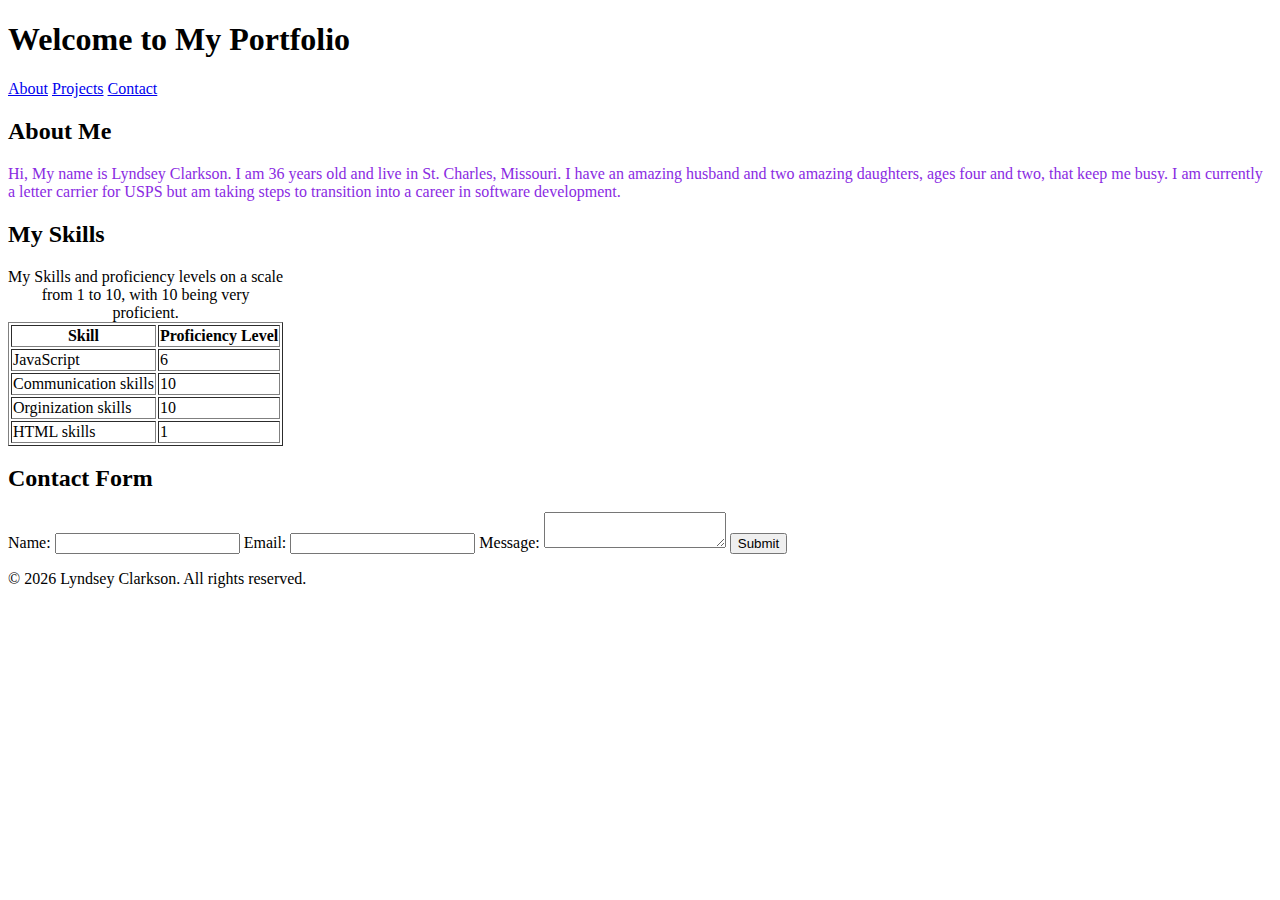
<file: index.html>
<!DOCTYPE html>
<html lang="en">
 <head>
    <meta charset="UTF-8">
    <meta name="viewport" content="width=device-width, initial-scale=1.0">
     <title>My Portfolio</title>
 </head>
 <body>
     <header>
         <h1>Welcome to My Portfolio</h1>
         <nav>
             <a href="#about">About</a>
             <a href="#skills">Projects</a>
             <a href="#contact">Contact</a>
         </nav>
     </header>
     <main>
         <section id="about">
             <h2>About Me</h2>
             <p style="color:blueviolet">Hi, My name is Lyndsey Clarkson. I am 36 years old and live in St. Charles, Missouri.
                I have an amazing husband and two amazing daughters, ages four and two, that keep me busy. 
                I am currently a letter carrier for USPS but am taking steps to transition into a career in
                software development. </p>
         </section>
         <section id="skills">
             <h2>My Skills</h2>
             <table border="1">
                <caption>My Skills and proficiency levels on a scale from 1 to 10, with 10 being very proficient.</caption>
                <tr>
                    <th>Skill</th>
                    <th>Proficiency Level</th>
                </tr>
                <tr>
                    <td>JavaScript</td>
                    <td>6</td>
                </tr>
                <tr>
                    <td>Communication skills</td>
                    <td>10</td>
                </tr>
                <tr>
                    <td>Orginization skills</td>
                    <td>10</td>
                </tr>
                <tr>
                    <td>HTML skills</td>
                    <td>1</td>
                </tr>
             </table>
         </section>
         <section id="contact">
            <h2>Contact Form</h2>
            <form action="/submit" method="POST">
                <label for="name">Name:</label>
                <input type="text" id="name" name="name">
                <label for="email">Email:</label>
                <input type="text" id="email" name="email">
                <label for="message">Message:</label>
                <textarea id="message" name="message"></textarea>
                <button type="submit">Submit</button>
            </form>

         </section>
         <footer>
             <p>&copy; 2026 Lyndsey Clarkson. All rights reserved. </p>
         </footer>
     </main>
 </body>
</file>
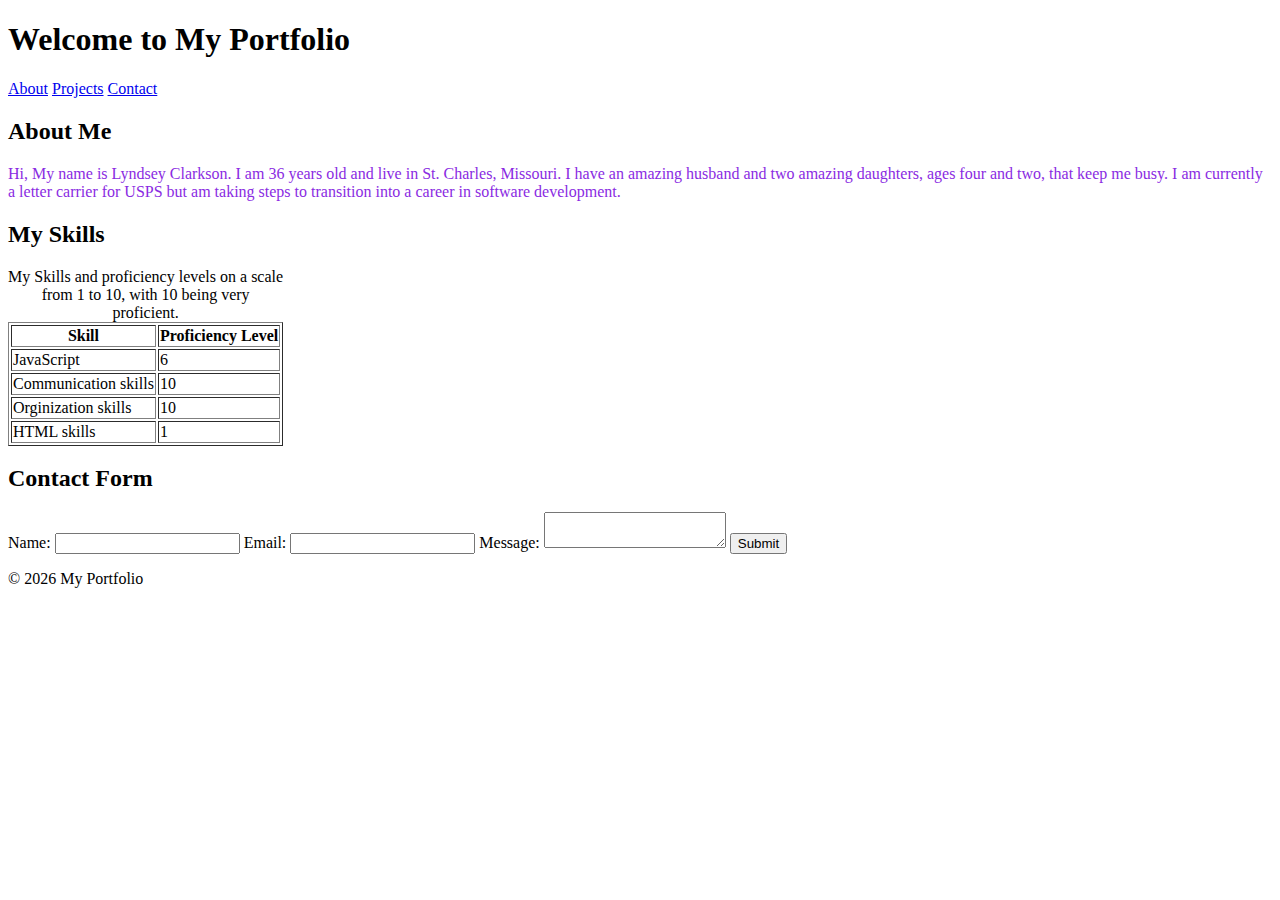
<file: portfolio.html>
<!DOCTYPE html>
<html lang="en">
 <head>
    <meta charset="UTF-8">
    <meta name="viewport" content="width=device-width, initial-scale=1.0">
     <title>My Portfolio</title>
 </head>
 <body>
     <header>
         <h1>Welcome to My Portfolio</h1>
         <nav>
             <a href="#about">About</a>
             <a href="#skills">Projects</a>
             <a href="#contact">Contact</a>
         </nav>
     </header>
     <main>
         <section id="about">
             <h2>About Me</h2>
             <p style="color:blueviolet">Hi, My name is Lyndsey Clarkson. I am 36 years old and live in St. Charles, Missouri.
                I have an amazing husband and two amazing daughters, ages four and two, that keep me busy. 
                I am currently a letter carrier for USPS but am taking steps to transition into a career in
                software development. </p>
         </section>
         <section id="skills">
             <h2>My Skills</h2>
             <table border="1">
                <caption>My Skills and proficiency levels on a scale from 1 to 10, with 10 being very proficient.</caption>
                <tr>
                    <th>Skill</th>
                    <th>Proficiency Level</th>
                </tr>
                <tr>
                    <td>JavaScript</td>
                    <td>6</td>
                </tr>
                <tr>
                    <td>Communication skills</td>
                    <td>10</td>
                </tr>
                <tr>
                    <td>Orginization skills</td>
                    <td>10</td>
                </tr>
                <tr>
                    <td>HTML skills</td>
                    <td>1</td>
                </tr>
             </table>
         </section>
         <section id="contact">
            <h2>Contact Form</h2>
            <form action="/submit" method="POST">
                <label for="name">Name:</label>
                <input type="text" id="name" name="name">
                <label for="email">Email:</label>
                <input type="text" id="email" name="email">
                <label for="message">Message:</label>
                <textarea id="message" name="message"></textarea>
                <button type="submit">Submit</button>
            </form>

         </section>
         <footer>
             <p>&copy; 2026 My Portfolio</p>
         </footer>
     </main>
 </body>
</file>
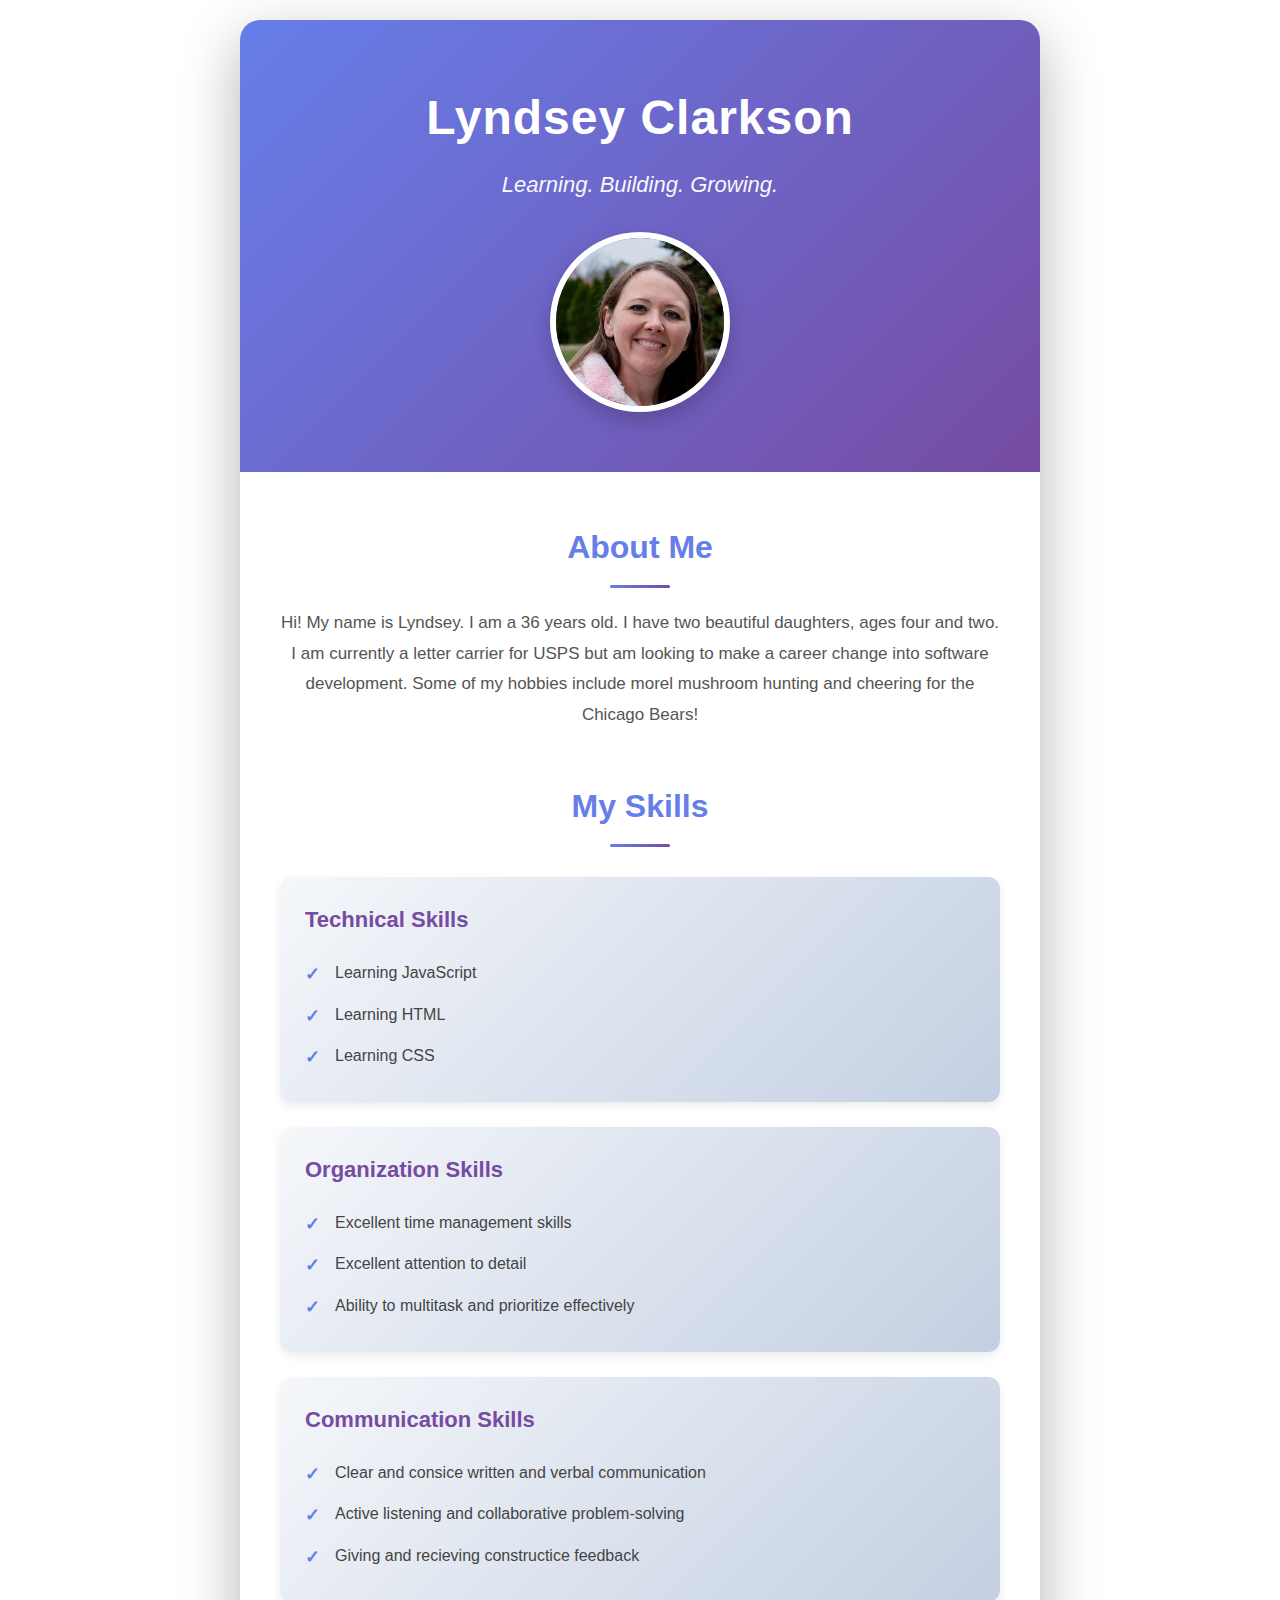
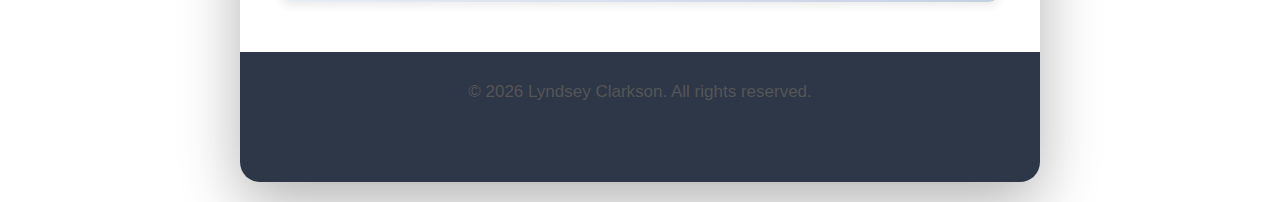
<file: profile.html>
<!DOCTYPE html>
<html lang="en">
  <head>
    <meta charset="UTF-8" />
    <meta name="viewport" content="width=device-width, initial-scale=1.0" />
    <title>Lyndsey Clarkson - Portfolio</title>
    <link rel="stylesheet" type="text/css" href="profile.css" />
  </head>
  <body>
    <div class="container"> <!--creates a 'container' for content that can be styled in CSS-->
      <header>
        <h1>Lyndsey Clarkson</h1>
        <h2>Learning. Building. Growing.</h2>
        <img src="profile-pic.jpg" alt="Profile picture" class="profile-img"/><!--added the class to style this specific image in CSS. This way if more images are added later they won't all be formatted the same way-->
      </header>

      <div class="content">
        <h3>About Me</h3>
        <p>
          Hi! My name is Lyndsey. I am a 36 years old. I have two beautiful
          daughters, ages four and two. I am currently a letter carrier for USPS
          but am looking to make a career change into software development. Some
          of my hobbies include morel mushroom hunting and cheering for the
          Chicago Bears!
        </p>
        <h4>My Skills</h4>
        <div class="skills-container">
          <div class="skill-category">
            <h5>Technical Skills</h5>
            <ul>
              <li>Learning JavaScript</li>
              <li>Learning HTML</li>
              <li>Learning CSS</li>
            </ul>
          </div>

          <div class="skill-category">
            <h5>Organization Skills</h5>
            <ul>
              <li>Excellent time management skills</li>
              <li>Excellent attention to detail</li>
              <li>Ability to multitask and prioritize effectively</li>
            </ul>
          </div>

          <div class="skill-category">
            <h5>Communication Skills</h5>
            <ul>
              <li>Clear and consice written and verbal communication</li>
              <li>Active listening and collaborative problem-solving</li>
              <li>Giving and recieving constructice feedback</li>
            </ul>
          </div>
        </div>
      </div>

      <footer>
        <p>&copy; 2026 Lyndsey Clarkson. All rights reserved.</p>
      </footer>
    </div>
  </body>
</html>
</file>
<file: profile.css>
* {
  margin: 0; /*removes all default margins from EVERY element*/
  padding: 0; /*removes all default padding from EVERY element*/
  box-sizing: border-box; /*padding and borders are included INSIDE the width*/
}

body {
  background-color: linear-gradient(135deg, #667eea 0%, #764ba2 100%);
  font-family: "Segoe UI", Tahoma, Geneva, Verdana, sans-serif;
  line-height: 1.6;
  color: #333;
  padding: 20px;
}

.container {
  max-width: 800px;
  margin: 0 auto;
  background-color: white;
  border-radius: 20px;
  box-shadow: 0 20px 60px rgba(0, 0, 0, 0.3);
  overflow: hidden;
}

header {
  background: linear-gradient(135deg, #667eea 0%, #764ba2 100%);
  color: white;
  padding: 60px 40px;
  text-align: center;
}

h1 {
  font-size: 48px;
  font-weight: 700;
  margin-bottom: 10px;
  letter-spacing: 1px;
}

h2 {
  font-size: 22px;
  font-weight: 300;
  opacity: 0.95;
  font-style: italic;
}

.profile-img {
  width: 180px; /*Sets max width to 180 pixels*/
  height: 180px; /*Sets max height to 180 pixels*/
  display: block; /* removes extra space under the image*/
  margin: 30px auto 0; /*top margin:30px, margin-right: auto, margin-bottom: 0, margin-left: auto*/
  border-radius: 50%; /*creates rounded corners...50% makes it a perfect cirlce (because the image is square)*/
  border: 6px solid white; /*adds a border around the image*/
  box-shadow: 0 8px 20px rgba(0, 0, 0, 0.2); /*creates a shadow effect*/
  object-fit: cover; /*determines how the image fills its container...cover means the image will will the entore space, cropping if necessary...'contain' would fit the whole image inside without cropping*/
  object-position: center 20%; /*controls which part of the image is visable when cropped*/
}

.content {
  padding: 50px 40px;
}

h3 {
  color: #667eea;
  font-size: 32px;
  margin-bottom: 20px;
  text-align: center;
  position: relative;
  padding-bottom: 15px;
}

h3::after {
  /*creates a 'fake-element' that is inserted after every h3 (in this case, creates the line under the hearding)*/
  content: "";
  position: absolute;
  bottom: 0;
  left: 50%;
  transform: translateX(
    -50%
  ); /*shifts the line back to the left by 50% of its own width which perfectly centers it*/
  width: 60px;
  height: 3px;
  background: linear-gradient(90deg, #667eea, #764ba2);
  border-radius: 2px;
}

p {
  text-align: center;
  font-size: 17px;
  color: #555;
  line-height: 1.8;
  margin-bottom: 50px;
}

h4 {
  color: #667eea;
  font-size: 32px;
  margin-bottom: 30px;
  text-align: center;
  position: relative;
  padding-bottom: 15px;
}

h4::after {
  content: "";
  position: absolute;
  bottom: 0;
  left: 50%;
  transform: translateX(-50%);
  width: 60px;
  height: 3px;
  background: linear-gradient(90deg, #667eea, #764ba2);
  border-radius: 2px;
}

.skills-container {
  display: flex; /* activates flexbox - turns .skills-container into a flex container to give you precise control over spacing, alignment and direction.*/
  flex-direction: column;/*items stack vertically...row would stack them horizontally*/
  gap: 25px;/*adds cpacing between items*/
}

.skill-category {
  background: linear-gradient(135deg, #f5f7fa 0%, #c3cfe2 100%);
  padding: 25px;
  border-radius: 12px;
  box-shadow: 0 4px 10px rgba(0, 0, 0, 0.08);
}

.skill-category h5 {
  color: #764ba2;
  font-size: 22px;
  margin-bottom: 15px;
  font-weight: 600;
}

.skill-category ul {
  list-style: none;
}

.skill-category li {
  padding: 8px 0 8px 30px;
  position: relative;
  color: #444;
  font-size: 16px;
}

.skill-category li::before { /*adds checkmark bfore skills*/
  content: "✓";
  position: absolute;
  left: 0;
  color: #667eea;
  font-weight: bold;
  font-size: 18px;
}

footer {
  background-color: #2d3748;
  color: white;
  text-align: center;
  padding: 25px;
  font-size: 14px;
}

@media (max-width: 600px) { /*@media makes your website responsive (adapts to different screen sizes). max-width: 600px means these styles apply only when the screen is 600px wide or smaller....kind of like IF screen width < 600px THEN use these smaller font sizes and padding ELSE use the regular styles from above*/
  h1 {
    font-size: 36px;
  }

  h2 {
    font-size: 18px;
  }

  .content {
    padding: 30px 25px;
  }

  header {
    padding: 40px 25px;
  }
}
</file>
